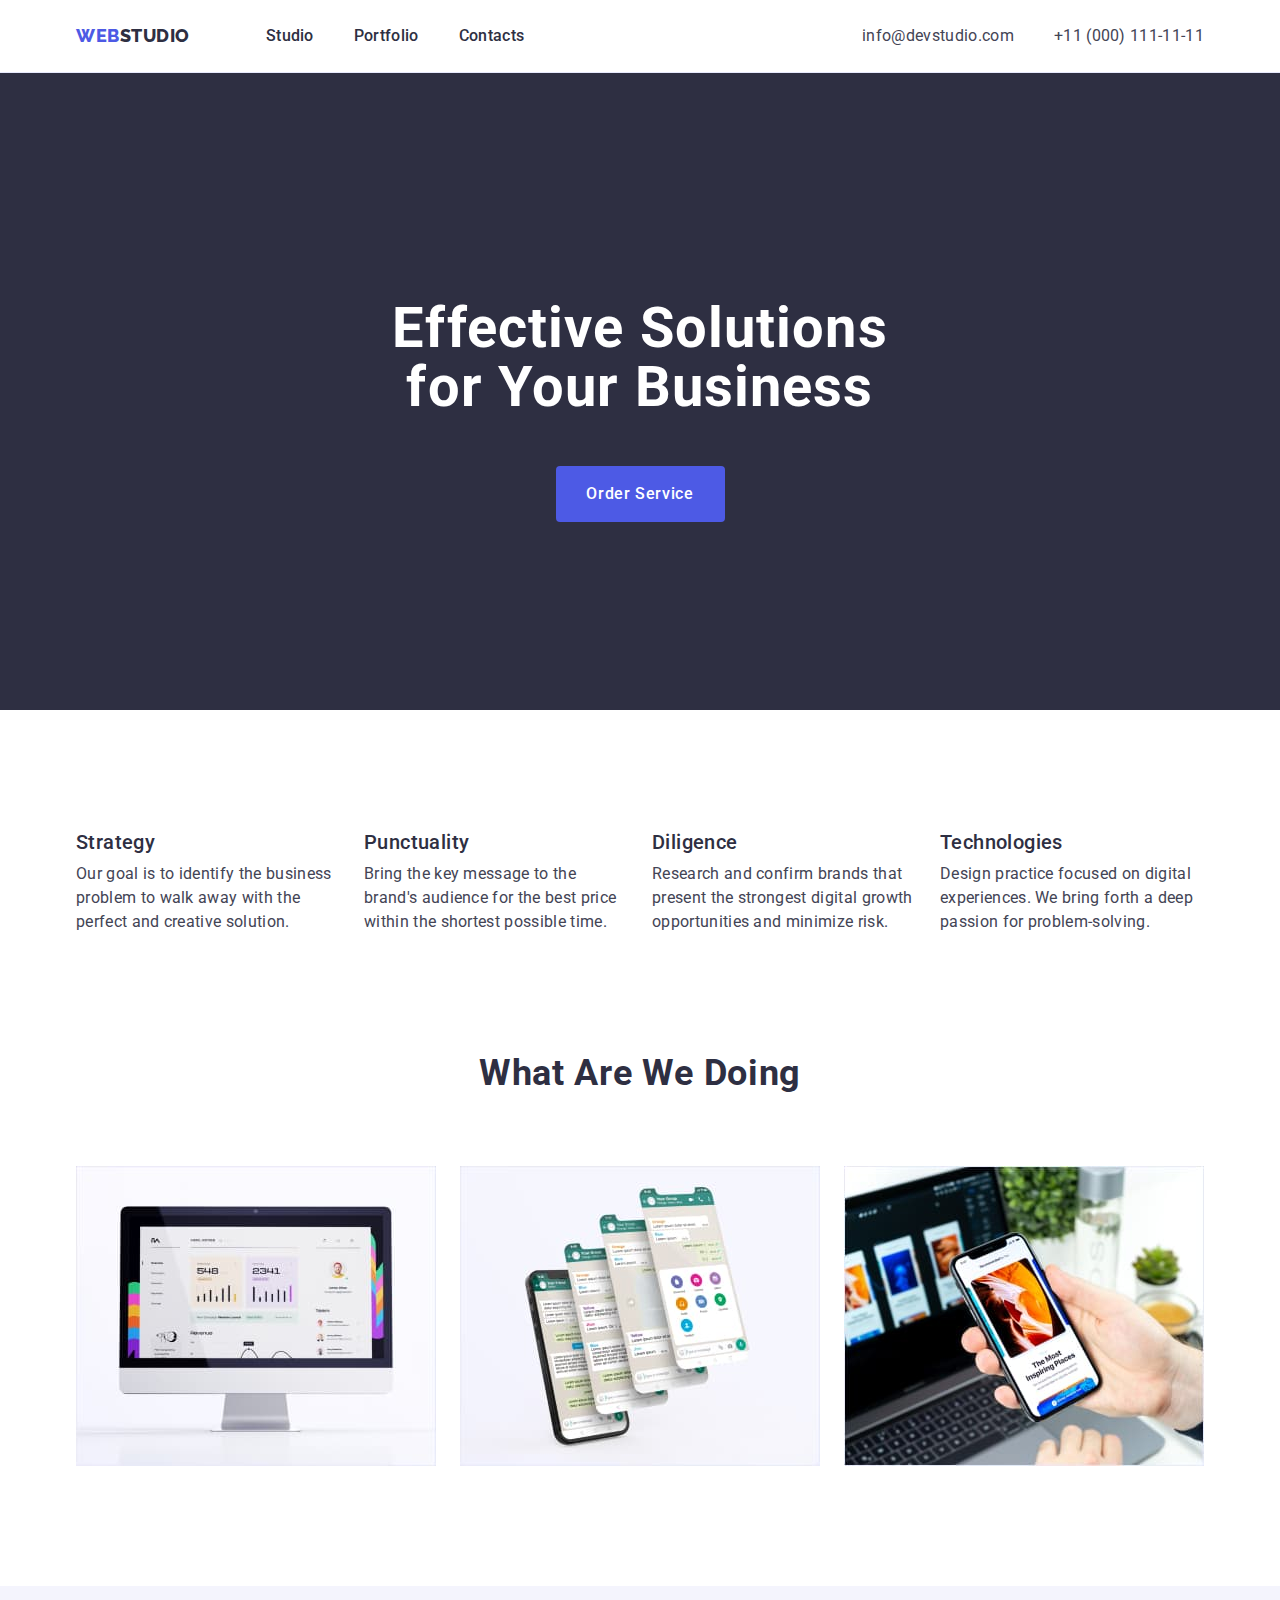
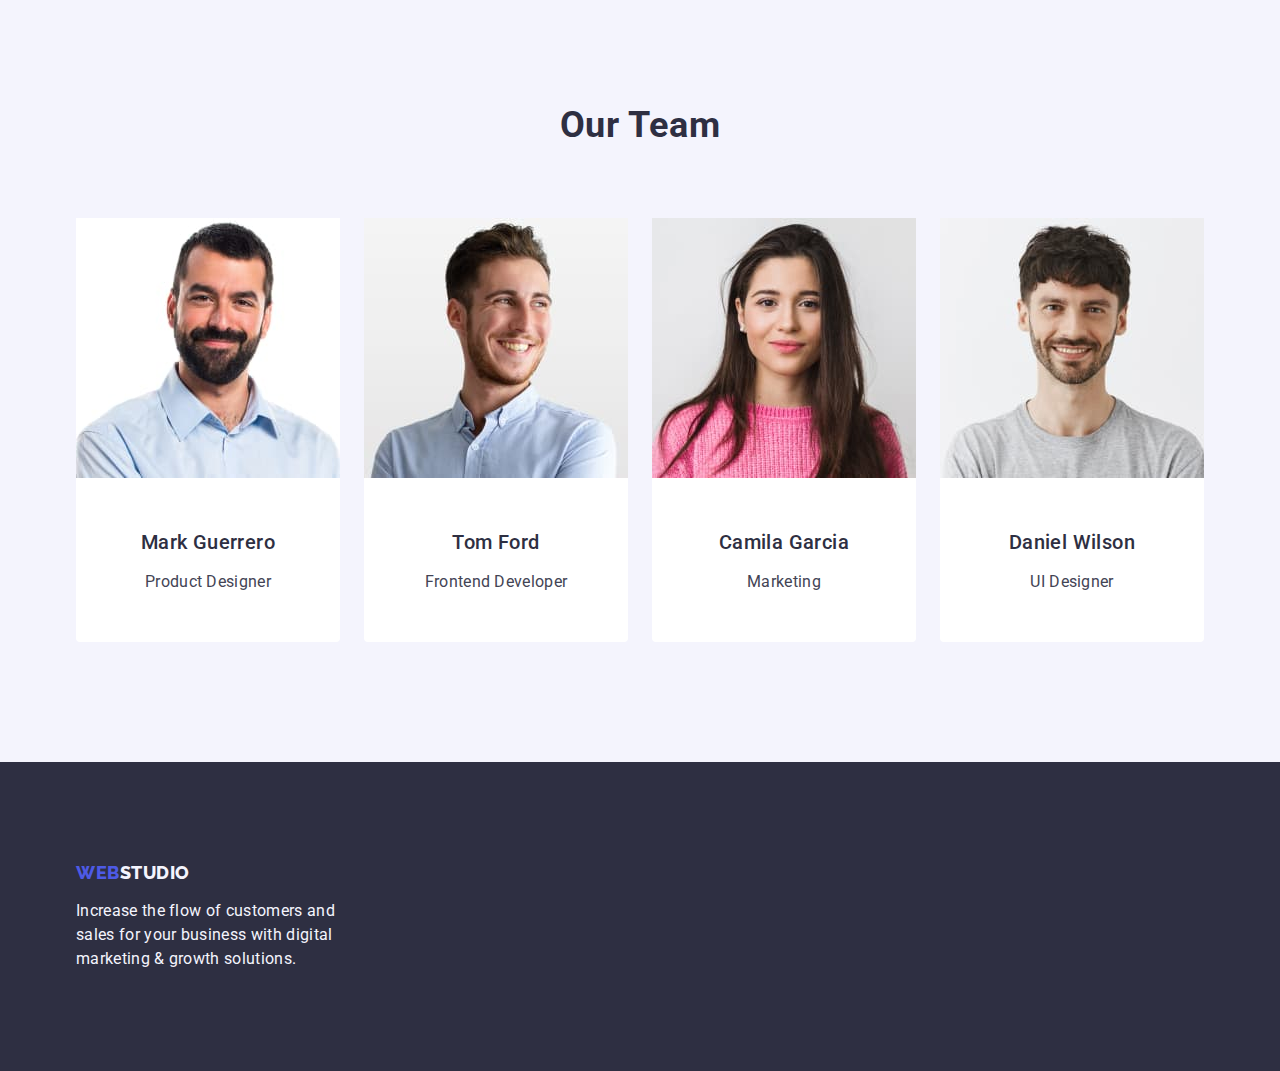
<file: index.html>
<!DOCTYPE html>
<html lang="en">
  <head>
    <meta charset="UTF-8" />
    <meta http-equiv="X-UA-Compatible" content="IE=edge" />
    <meta name="viewport" content="width=device-width, initial-scale=1.0" />
    <title>Document</title>
    <link rel="stylesheet" href="https://cdn.jsdelivr.net/npm/modern-normalize@1.1.0/modern-normalize.min.css" />
    <!-- Font sizes -->
    <link rel="preconnect" href="https://fonts.googleapis.com" />
    <link rel="preconnect" href="https://fonts.gstatic.com" crossorigin />
    <link
      href="https://fonts.googleapis.com/css2?family=Montserrat:wght@400;700&family=Raleway:wght@800&family=Roboto:wght@400;500;700&display=swap"
      rel="stylesheet"
    />
    <link rel="stylesheet" href="./css/styles.css" />
  </head>

  <body class="body">
    <!-- Header -->
    <header class="header">
      <div class="header-container container">
        <nav class="menu-nav list">
          <a class="logo link" href="./index.html"> Web<span class="logo-header">Studio</span></a>
          <ul class="header-list list">
            <li class="header-nav-item">
              <a class="header-menu-link link" href="./index.html">Studio</a>
            </li>
            <li class="header-nav-item">
              <a class="header-menu-link link" href="./portfolio.html">Portfolio</a>
            </li>
            <li class="header-nav-item">
              <a class="header-menu-link link" href="">Contacts</a>
            </li>
          </ul>
        </nav>
        <address class="address">
          <ul class="address-list list">
            <li class="contact-item">
              <a class="header-link link" href="mailto:info@devstudio.com">info@devstudio.com</a>
            </li>
            <li class="contact-item">
              <a class="header-link link" href="tel:+110001111111">+11 (000) 111-11-11</a>
            </li>
          </ul>
        </address>
      </div>
    </header>
    <!-- Main -->
    <main class="main">
      <section class="main-section">
        <div class="container">
          <h1 class="main-title">Effective Solutions for Your Business</h1>
          <button class="button-order" type="button">Order Service</button>
        </div>
      </section>
      <!-- About -->
      <section class="about">
        <div class="container">
          <h2 class="about-features" hidden>Features</h2>
          <ul class="about-list list">
            <li class="about-link">
              <h3 class="about-header">Strategy</h3>
              <p class="body-text">
                Our goal is to identify the business problem to walk away with the perfect and creative solution.
              </p>
            </li>
            <li class="about-link">
              <h3 class="about-header">Punctuality</h3>
              <p class="body-text">
                Bring the key message to the brand's audience for the best price within the shortest possible time.
              </p>
            </li>
            <li class="about-link">
              <h3 class="about-header">Diligence</h3>
              <p class="body-text">
                Research and confirm brands that present the strongest digital growth opportunities and minimize risk.
              </p>
            </li>
            <li class="about-link">
              <h3 class="about-header">Technologies</h3>
              <p class="body-text">
                Design practice focused on digital experiences. We bring forth a deep passion for problem-solving.
              </p>
            </li>
          </ul>
        </div>
      </section>
      <!-- We doing -->
      <section class="doing">
        <div class="container">
          <h2 class="doing-title">What are we doing</h2>
          <ul class="doing-list list">
            <li class="doing-list-img">
              <img src="./images/imac.jpg" alt="desktop" width="360" height="300" />
            </li>
            <li class="doing-list-img">
              <img src="./images/app.jpg" alt="application" width="360" height="300" />
            </li>
            <li class="doing-list-img">
              <img src="./images/mob.jpg" alt="smartphone" width="360" height="300" />
            </li>
          </ul>
        </div>
      </section>
      <!-- Our Team -->
      <section class="team">
        <div class="container">
          <h2 class="team-title">Our Team</h2>
          <ul class="team-list list">
            <li class="team-list-card">
              <img src="./images/guerrero.jpg" alt="Product-Designer" width="264" height="260" />
              <div class="team-text">
                <h3 class="team-header">Mark Guerrero</h3>
                <p class="team-body-text">Product Designer</p>
              </div>
            </li>
            <li class="team-list-card">
              <img src="./images/ford.jpg" alt="Tom-Ford" width="264" height="260" />
              <div class="team-text">
                <h3 class="team-header">Tom Ford</h3>
                <p class="team-body-text">Frontend Developer</p>
              </div>
            </li>
            <li class="team-list-card">
              <img src="./images/garcia.jpg" alt="Camila-Garcia" width="264" height="260" />
              <div class="team-text">
                <h3 class="team-header">Camila Garcia</h3>
                <p class="team-body-text">Marketing</p>
              </div>
            </li>
            <li class="team-list-card">
              <img src="./images/wilson.jpg" alt="Daniel-Wilson" width="264" height="260" />
              <div class="team-text">
                <h3 class="team-header">Daniel Wilson</h3>
                <p class="team-body-text">UI Designer</p>
              </div>
            </li>
          </ul>
        </div>
      </section>
    </main>

    <!-- Footer -->
    <footer class="page-footer">
      <div class="container">
        <a class="logo-link" href="./index.html"> Web<span class="logo-footer">Studio</span></a>
        <p class="footer-text">
          Increase the flow of customers and sales for your business with digital marketing & growth solutions.
        </p>
      </div>
    </footer>
  </body>
</html>
</file>
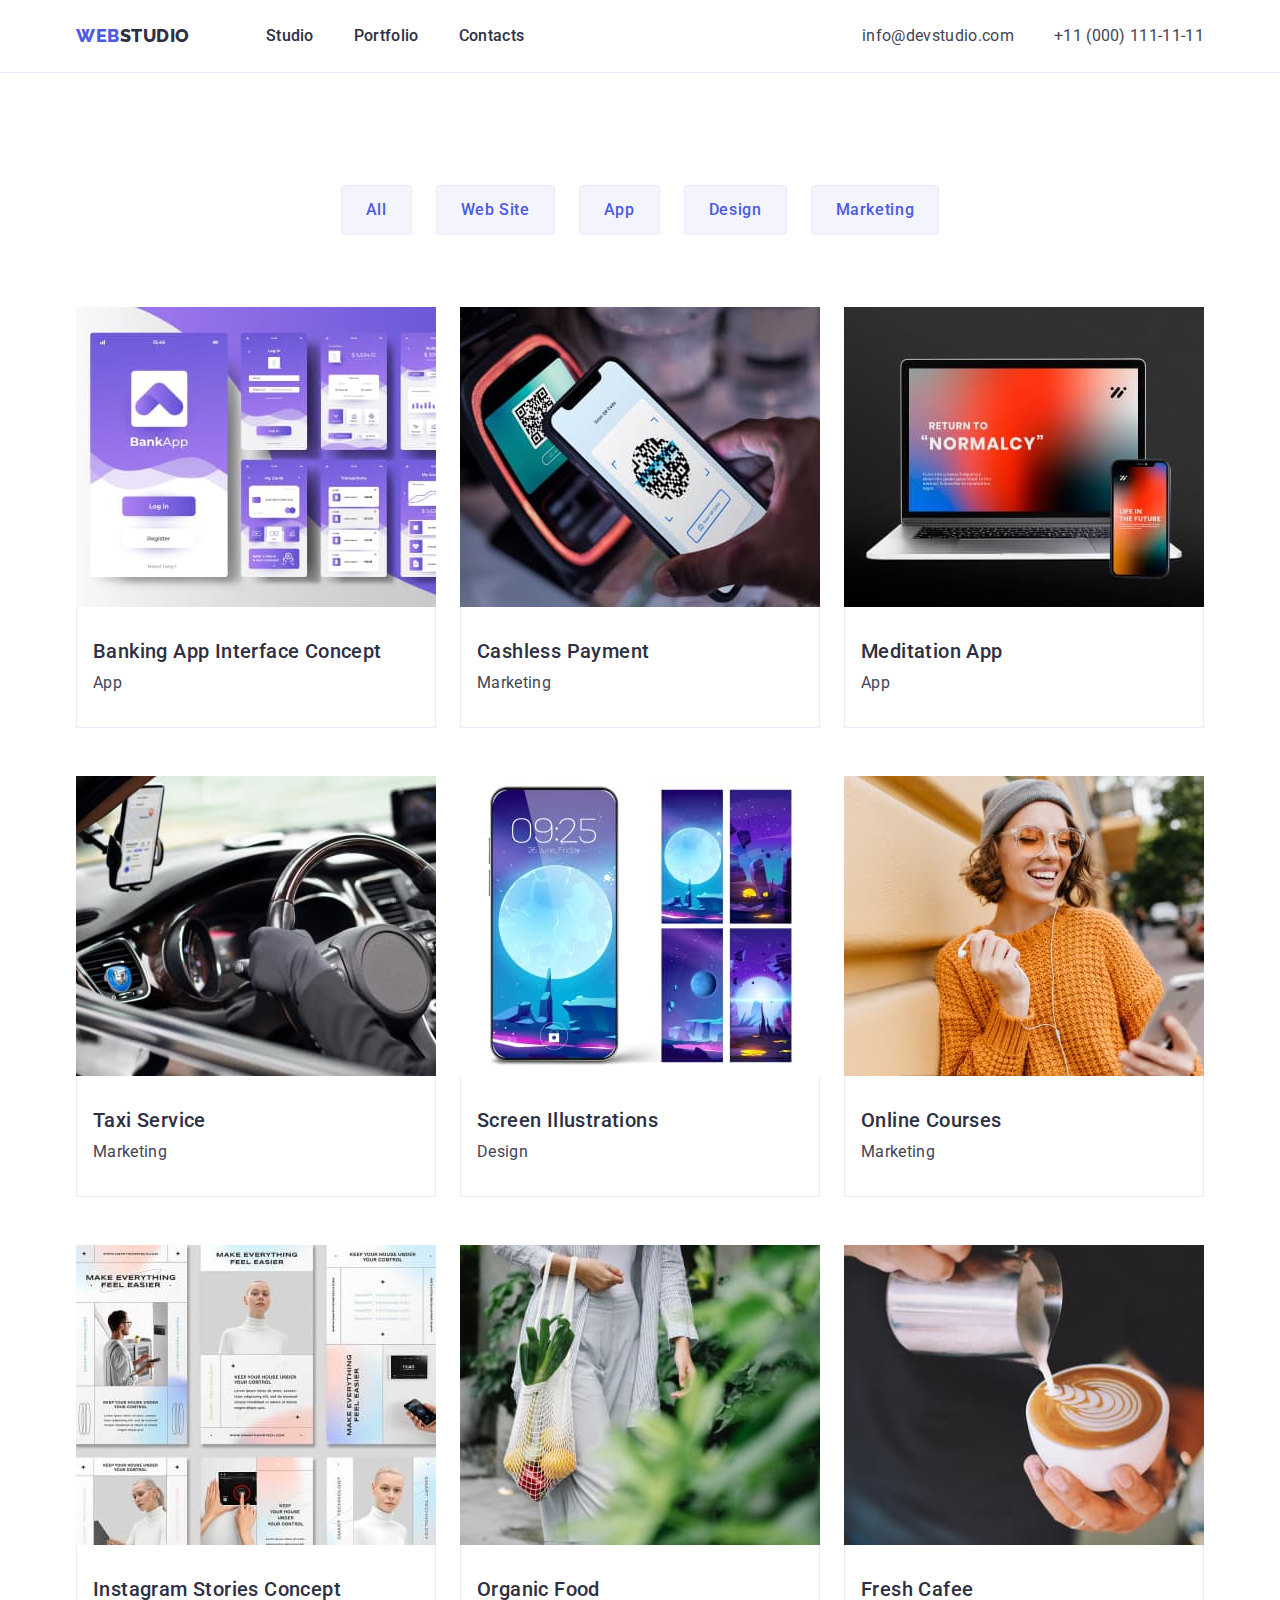
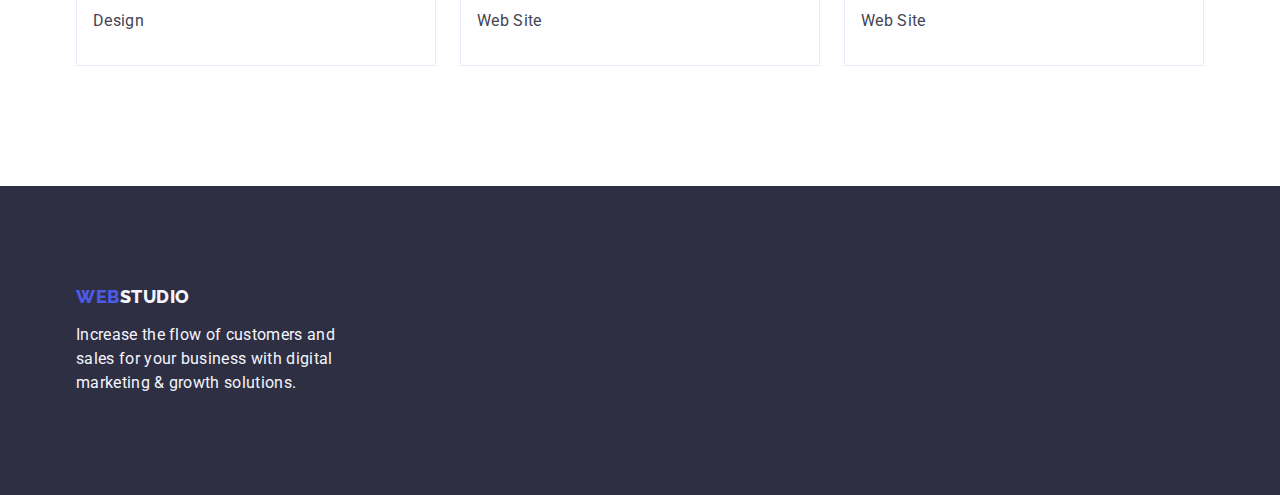
<file: portfolio.html>
<!DOCTYPE html>
<html lang="en">
  <head>
    <meta charset="UTF-8" />
    <meta http-equiv="X-UA-Compatible" content="IE=edge" />
    <meta name="viewport" content="width=device-width, initial-scale=1.0" />
    <title>Document</title>
    <link rel="stylesheet" href="https://cdn.jsdelivr.net/npm/modern-normalize@1.1.0/modern-normalize.min.css" />
    <!-- Font sizes -->
    <link rel="preconnect" href="https://fonts.googleapis.com" />
    <link rel="preconnect" href="https://fonts.gstatic.com" crossorigin />
    <link
      href="https://fonts.googleapis.com/css2?family=Montserrat:wght@400;700&family=Raleway:wght@800&family=Roboto:wght@400;500;700&display=swap"
      rel="stylesheet"
    />

    <link rel="stylesheet" href="./css/styles.css" />
  </head>
  <body>
    <!-- Header -->
    <header class="header">
      <div class="header-container container">
        <nav class="menu-nav list">
          <a class="logo link" href="./index.html"> Web<span class="logo-header">Studio</span></a>
          <ul class="header-list list">
            <li class="header-nav-item">
              <a class="header-menu-link link" href="./index.html">Studio</a>
            </li>
            <li class="header-nav-item">
              <a class="header-menu-link link" href="./portfolio.html">Portfolio</a>
            </li>
            <li class="header-nav-item">
              <a class="header-menu-link link" href="">Contacts</a>
            </li>
          </ul>
        </nav>
        <address class="address">
          <ul class="address-list list">
            <li class="contact-item">
              <a class="header-link link" href="mailto:info@devstudio.com">info@devstudio.com</a>
            </li>
            <li class="contact-item">
              <a class="header-link link" href="tel:+110001111111">+11 (000) 111-11-11</a>
            </li>
          </ul>
        </address>
      </div>
    </header>
    <!-- Filters -->
    <main>
      <section class="filters">
        <div class="container">
          <h1 hidden>Filters Portfolio</h1>
          <ul class="button-list-filters">
            <li><button class="filter-button" type="button">All</button></li>
            <li><button class="filter-button" type="button">Web Site</button></li>
            <li><button class="filter-button" type="button">App</button></li>
            <li><button class="filter-button" type="button">Design</button></li>
            <li><button class="filter-button" type="button">Marketing</button></li>
          </ul>
          <ul class="portfolio-list">
            <li class="portfolio link">
              <a class="portfolio-item link">
                <img src="./images/portfolio/banking.jpg" alt="banking" width="360" height="300" />
                <div class="portfolio-project-content">
                  <h2 class="about-header">Banking App Interface Concept</h2>
                  <p class="body-text">App</p>
                </div>
              </a>
            </li>
            <li class="portfolio link">
              <a class="portfolio-item link">
                <img src="./images/portfolio/cashless.jpg" alt="cashless" width="360" height="300" />
                <div class="portfolio-project-content">
                  <h2 class="about-header">Cashless Payment</h2>
                  <p class="body-text">Marketing</p>
                </div>
              </a>
            </li>
            <li class="portfolio link">
              <a class="portfolio-item link">
                <img src="./images/portfolio/meditation.jpg" alt="meditation" width="360" height="300" />
                <div class="portfolio-project-content">
                  <h2 class="about-header">Meditation App</h2>
                  <p class="body-text">App</p>
                </div>
              </a>
            </li>
            <li class="portfolio link">
              <a class="portfolio-item link">
                <img src="./images/portfolio/taxi1.jpg" alt="taxi" width="360" height="300" />
                <div class="portfolio-project-content">
                  <h2 class="about-header">Taxi Service</h2>
                  <p class="body-text">Marketing</p>
                </div>
              </a>
            </li>
            <li class="portfolio link">
              <a class="portfolio-item link">
                <img src="./images/portfolio/screen1.jpg" alt="screen" width="360" height="300" />
                <div class="portfolio-project-content">
                  <h2 class="about-header">Screen Illustrations</h2>
                  <p class="body-text">Design</p>
                </div>
              </a>
            </li>
            <li class="portfolio link">
              <a class="portfolio-item link">
                <img src="./images/portfolio/online1.jpg" alt="onliine" width="360" height="300" />
                <div class="portfolio-project-content">
                  <h2 class="about-header">Online Courses</h2>
                  <p class="body-text">Marketing</p>
                </div>
              </a>
            </li>
            <li class="portfolio link">
              <a class="portfolio-item link">
                <img src="./images/portfolio/instagram1.jpg" alt="instagram" width="360" height="300" />
                <div class="portfolio-project-content">
                  <h2 class="about-header">Instagram Stories Concept</h2>
                  <p class="body-text">Design</p>
                </div>
              </a>
            </li>
            <li class="portfolio link">
              <a class="portfolio-item link">
                <img src="./images/portfolio/organic1.jpg" alt="organic" width="360" height="300" />
                <div class="portfolio-project-content">
                  <h2 class="about-header">Organic Food</h2>
                  <p class="body-text">Web Site</p>
                </div>
              </a>
            </li>
            <li class="portfolio link">
              <a class="portfolio-item link">
                <img src="./images/portfolio/fresh1.jpg" alt="organic" width="360" height="300" />
                <div class="portfolio-project-content">
                  <h2 class="about-header">Fresh Cafee</h2>
                  <p class="body-text">Web Site</p>
                </div>
              </a>
            </li>
          </ul>
        </div>
      </section>
    </main>
    <!-- Footer -->
    <footer class="page-footer">
      <div class="container">
        <a class="logo-link" href="./index.html"> Web<span class="logo-footer">Studio</span></a>
        <p class="footer-text">
          Increase the flow of customers and sales for your business with digital marketing & growth solutions.
        </p>
      </div>
    </footer>
  </body>
</html>
</file>
<file: css/styles.css>
:root {
  /* Fonts */

  /* Colors */
  --ctas-links-color: #4d5ae5;
  --ctas-color: #404bbf;
  --overlays-color: #2e2f42;
  --valid-fields-color: #31d0aa;
  --body-text-color: #434455;
  --helper-text-color: #8e8f99;
  --subtle-background-color: #e7e9fc;
  --color-cloud: #f4f4fd;
  --background-color: #ffffff;
  --modal-background-color: #fcfcfc;

  /* Others */
}

body {
  font-family: "Roboto", sans-serif;
  color: #434455;
  background-color: #ffffff;
}

*,
*::before,
*::after {
  box-sizing: border-box;
}

.container {
  width: 1158px;
  padding-left: 15px;
  padding-right: 15px;
  margin: 0 auto;
}

img {
  display: block;
  max-width: 100%;
  height: auto;
}

/* Header styles */

.header {
  border-bottom: 1px solid #e7e9fc;
}

.header-container {
  display: flex;
  align-items: center;
}

.header-list {
  list-style: none;
  display: flex;
  gap: 40px;
  padding: 0;
  margin: 0;
}
/* .header-nav-item {
  padding: 24px 0;
} */
.contact-item {
  padding-top: 24px;
  padding-bottom: 24px;
}

.link {
  text-decoration: none;
}

.header-link:hover,
.header-link:focus {
  color: var(--ctas-color);
}

.header-nav-item .header-menu-link:hover,
.header-nav-item .header-menu-link:focus {
  color: var(--ctas-color);
}

.address .address-list {
  list-style: none;
  color: var(--overlays-color);
  display: flex;
  gap: 40px;
  padding: 0;
  margin: 0;
}

.address {
  font-style: normal;
}

.header-link {
  font-family: "Roboto";
  font-style: normal;
  font-weight: 400;
  font-size: 16px;
  line-height: 1.5;
  letter-spacing: 0.02em;
  color: var(--body-text-color);
}

.logo-header {
  color: var(--overlays-color);
  font-family: "Raleway";
  font-weight: 800;
  font-size: 18px;
  line-height: 1.17;
  letter-spacing: 0.03em;
  text-transform: uppercase;
}
.logo {
  font-family: "Raleway";
  font-weight: 800;
  font-size: 18px;
  line-height: 1.17;
  letter-spacing: 0.03em;
  text-transform: uppercase;
  color: var(--ctas-links-color);
  margin-right: 76px;
}

.header-menu-link {
  font-family: "Roboto";
  font-style: normal;
  font-weight: 500;
  font-size: 16px;
  line-height: 1.5;
  letter-spacing: 0.02em;
  color: var(--overlays-color);
  padding: 24px 0;
}
.menu-nav {
  list-style: none;
  display: flex;
  margin-right: auto;
  align-items: center;
}
.header-menu-link {
  text-decoration: none;
}
/* Main */

.main-section {
  background: var(--overlays-color);
  padding: 188px 0;
  align-items: center;
}

.main-title {
  color: var(--background-color);
  font-family: var(--font-family);
  font-style: normal;
  font-weight: 700;
  font-size: 56px;
  line-height: 1.07;
  text-align: center;
  letter-spacing: 0.02em;
  max-width: 496px;
  margin-left: auto;
  margin-right: auto;
  margin-bottom: 48px;
}
.button-order {
  cursor: pointer;
  color: var(--background-color);
  background: var(--ctas-links-color);
  font-family: "Roboto", sans-serif;
  font-weight: 500;
  font-size: 16px;
  line-height: 1.5;
  align-items: center;
  letter-spacing: 0.04em;
  min-width: 169px;
  height: 56px;
  border-radius: 4px;
  display: block;
  border: none;
  margin: 0 auto;
}

.button-order:hover,
.button-order:focus {
  color: var(--background-color);
  background-color: var(--ctas-color);
}

/* About styles */

.about {
  padding: 120px 0;
  align-items: center;
}

.about-list {
  list-style: none;
  display: flex;
  gap: 24px;
  align-items: center;
  margin: 0;
  padding: 0;
}

.about-link {
  width: calc((100% - 72px) / 4);
}

.link {
  text-decoration: none;
}

.about-header {
  color: var(--overlays-color);
  font-size: 20px;
  font-family: "Roboto";
  font-weight: 500;
  font-style: normal;
  line-height: 1.2;
  text-transform: capitalize;
  letter-spacing: 0.02em;
  margin-bottom: 8px;
}

.body-text {
  color: var(--body-text-color);
  font-size: 16px;
  font-family: "Roboto";
  font-weight: 400;
  font-style: normal;
  line-height: 1.5;
  letter-spacing: 0.02em;
  margin: 0;
}
.main-title {
  font-size: 56px;
  font-family: "Roboto";
  font-weight: 700;
  font-style: normal;
  line-height: 1.07;
  letter-spacing: 0.02em;
  text-decoration: none;
  text-transform: none;
  text-align: center;
}

.team-title {
  color: var(--overlays-color);
  font-family: "Roboto";
  font-style: normal;
  font-weight: 700;
  font-size: 36px;
  line-height: 1.11;
  text-align: center;
  letter-spacing: 0.02em;
  text-transform: capitalize;
  margin-bottom: 72px;
  margin-top: 0;
}
.team-header {
  color: var(--overlays-color);
  font-family: "Roboto";
  font-style: normal;
  font-weight: 500;
  font-size: 20px;
  line-height: 1.2;
  text-align: center;
  letter-spacing: 0.02em;
  margin-bottom: 8px;
}
.team-list-card {
  background-color: var(--background-color);
  border-radius: 0px 0px 4px 4px;
  width: calc((100% - 72px) / 4);
}

.team-text {
  padding: 32px 16px;
}
.team-body-text {
  color: var(--body-text-color);
  font-size: 16px;
  font-family: "Roboto";
  font-weight: 400;
  font-style: normal;
  line-height: 1.5;
  letter-spacing: 0.02em;
  text-align: center;
}

.team {
  background-color: var(--color-cloud);
  padding: 120px 0;
  align-items: center;
}
.team-list {
  display: flex;
  gap: 24px;
  margin: 0;
  padding: 0;
}

/* Doing section */

.doing {
  padding-bottom: 120px;
  align-items: center;
}

.doing-title {
  color: var(--overlays-color);
  font-size: 36px;
  font-family: "Roboto";
  font-weight: 700;
  font-style: normal;
  line-height: 1.11;
  letter-spacing: 0.02em;
  text-align: center;
  text-decoration: none;
  text-transform: capitalize;
  align-items: center;
  margin-bottom: 72px;
  margin-top: 0;
}
.doing-list {
  list-style: none;
  display: flex;
  gap: 24px;
  align-items: center;
  margin: 0;
  padding: 0;
}

.doing-list-img {
  width: calc((100%-48px) / 3);
}

/* Our Team section */

.team-list {
  list-style: none;
}
.button-list {
  list-style: none;
  display: flex;
  flex-direction: row;
  justify-content: center;
  padding-top: 96px;
  gap: 24px;
}

/* Main Portfolio */

.portfolio-list {
  list-style: none;
  display: flex;
  flex-wrap: wrap;
  flex-direction: row;
  align-items: flex-start;
  padding: 0px;
  column-gap: 24px;
  row-gap: 48px;
  margin: auto;
}

.filters {
  padding: 96px 0 120px;
}
.button-list-filters {
  list-style: none;
  display: flex;
  justify-content: center;
  flex-wrap: wrap;
  flex-direction: row;
  margin-bottom: 72px;
  padding: 0;
  gap: 24px;
}

.filter-button {
  color: var(--ctas-links-color);
  background-color: var(--color-cloud);
  font-family: var(--font-family);
  font-style: normal;
  font-weight: 500;
  font-size: 16px;
  line-height: 1.5;
  text-align: center;
  letter-spacing: 0.04em;
  cursor: pointer;
  display: flex;
  flex-direction: row;
  justify-content: center;
  align-items: center;
  padding: 12px 24px;
  border: 1px solid #e7e9fc;
  border-radius: 4px;
}

.filter-button:not(:last-child) {
  margin-right: 24px;
}

.filter-button:hover,
.filter-button:focus {
  color: var(--background-color);
  background-color: var(--ctas-color);
  border: 1px solid transparent;
}

.portfolio {
  list-style: none;
  text-decoration: none;
  width: calc((100% - 48px) / 3);
}

.portfolio-project-content {
  padding: 32px 16px;
  border: 1px solid #e7e9fc;
  border-top: none;
}

.about-header {
  color: var(--overlays-color);
  font-size: 20px;
  font-family: "Roboto";
  font-weight: 500;
  font-style: normal;
  line-height: 1.2;
  text-transform: capitalize;
  letter-spacing: 0.02em;
  margin-bottom: 8px;
  margin-top: 0;
}

/* Footer styles */
.page-footer {
  background: var(--overlays-color);
  padding: 100px 0;
}
.logo-link {
  text-decoration: none;
  display: inline-block;
  margin-bottom: 16px;
  color: var(--ctas-links-color);
  font-family: "Raleway", sans-serif;
  font-style: normal;
  font-weight: 800;
  font-size: 18px;
  line-height: 1.17;
  align-items: center;
  letter-spacing: 0.03em;
  text-transform: uppercase;
  text-decoration: none;
}

.logo-footer {
  color: var(--color-cloud);
  font-family: "Raleway", sans-serif;
  font-style: normal;
  font-weight: 800;
  font-size: 18px;
  line-height: 1.17;
  align-items: center;
  letter-spacing: 0.03em;
  text-transform: uppercase;
  text-decoration: none;
}

.footer-text {
  color: var(--color-cloud);
  font-family: "Roboto";
  font-style: normal;
  font-weight: 400;
  font-size: 16px;
  line-height: 1.5;
  letter-spacing: 0.02em;
  text-decoration: none;
  max-width: 264px;
  margin: 0;
}
</file>
